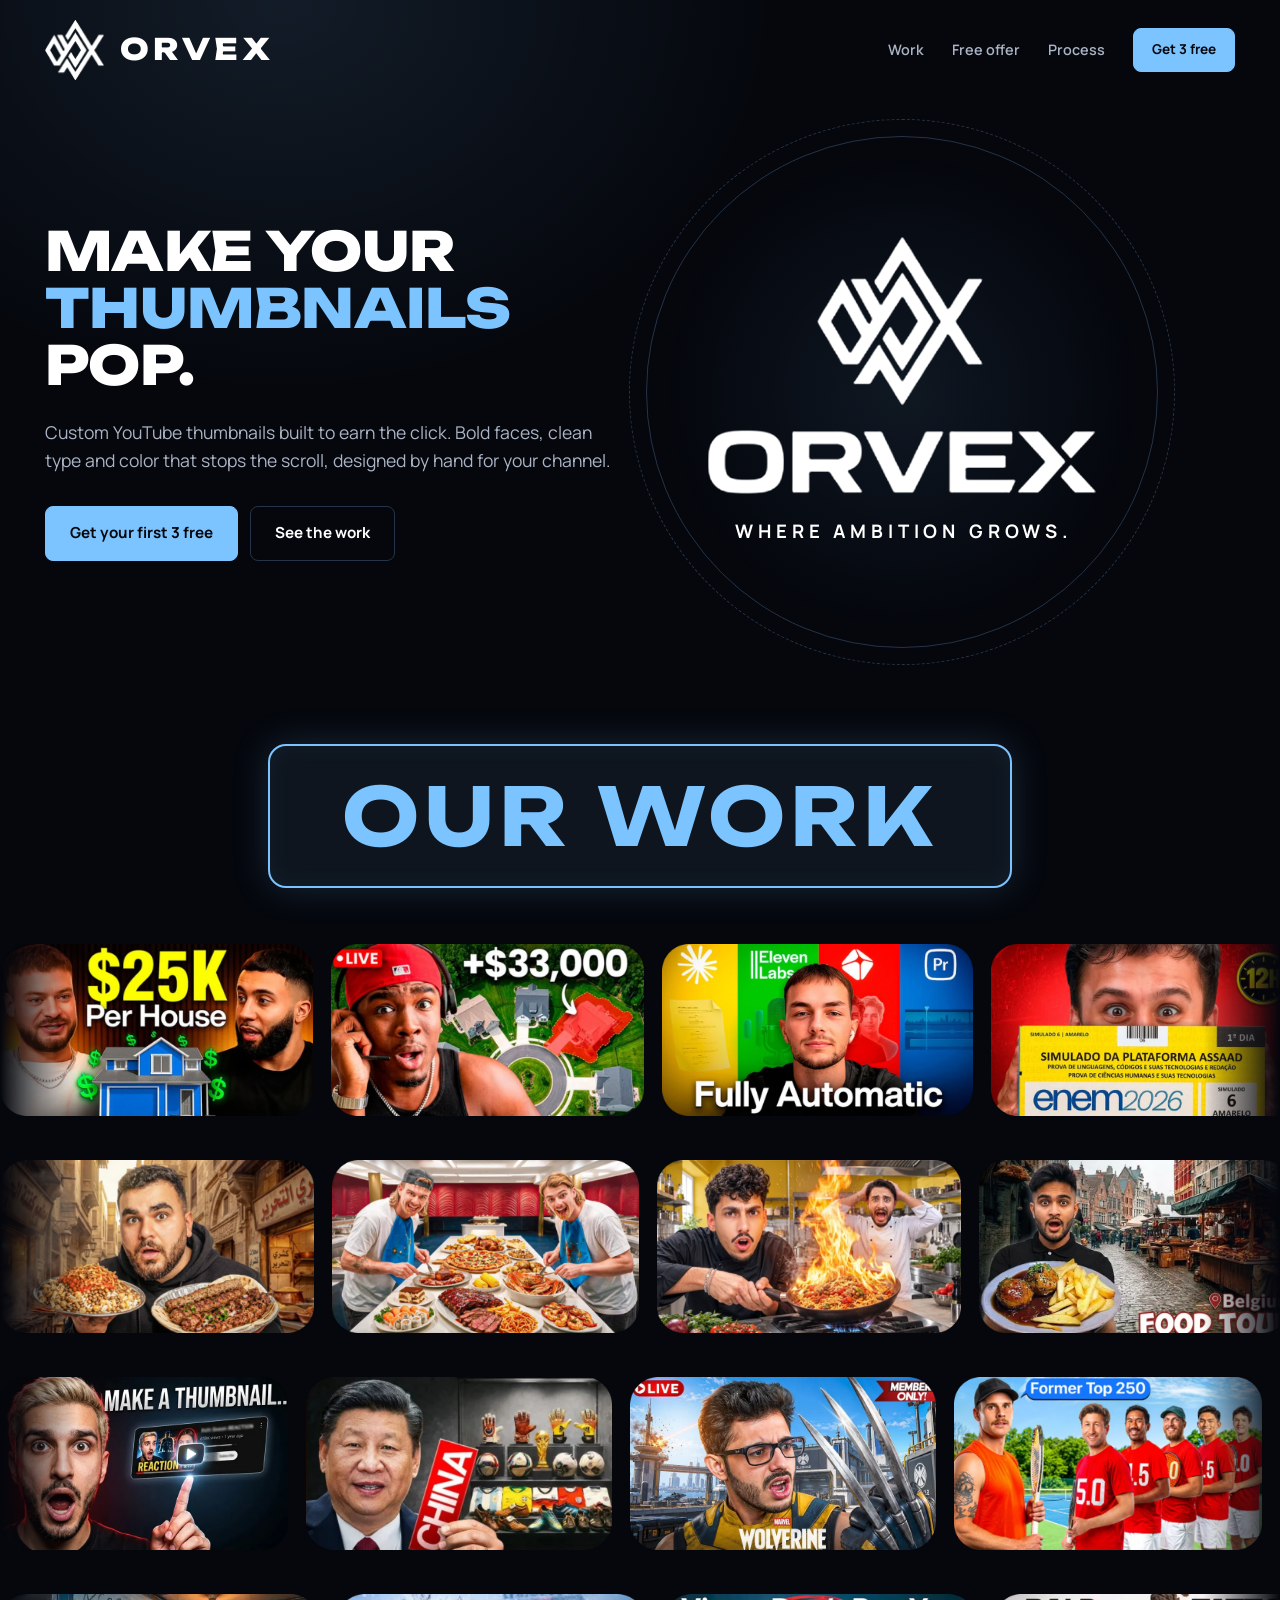
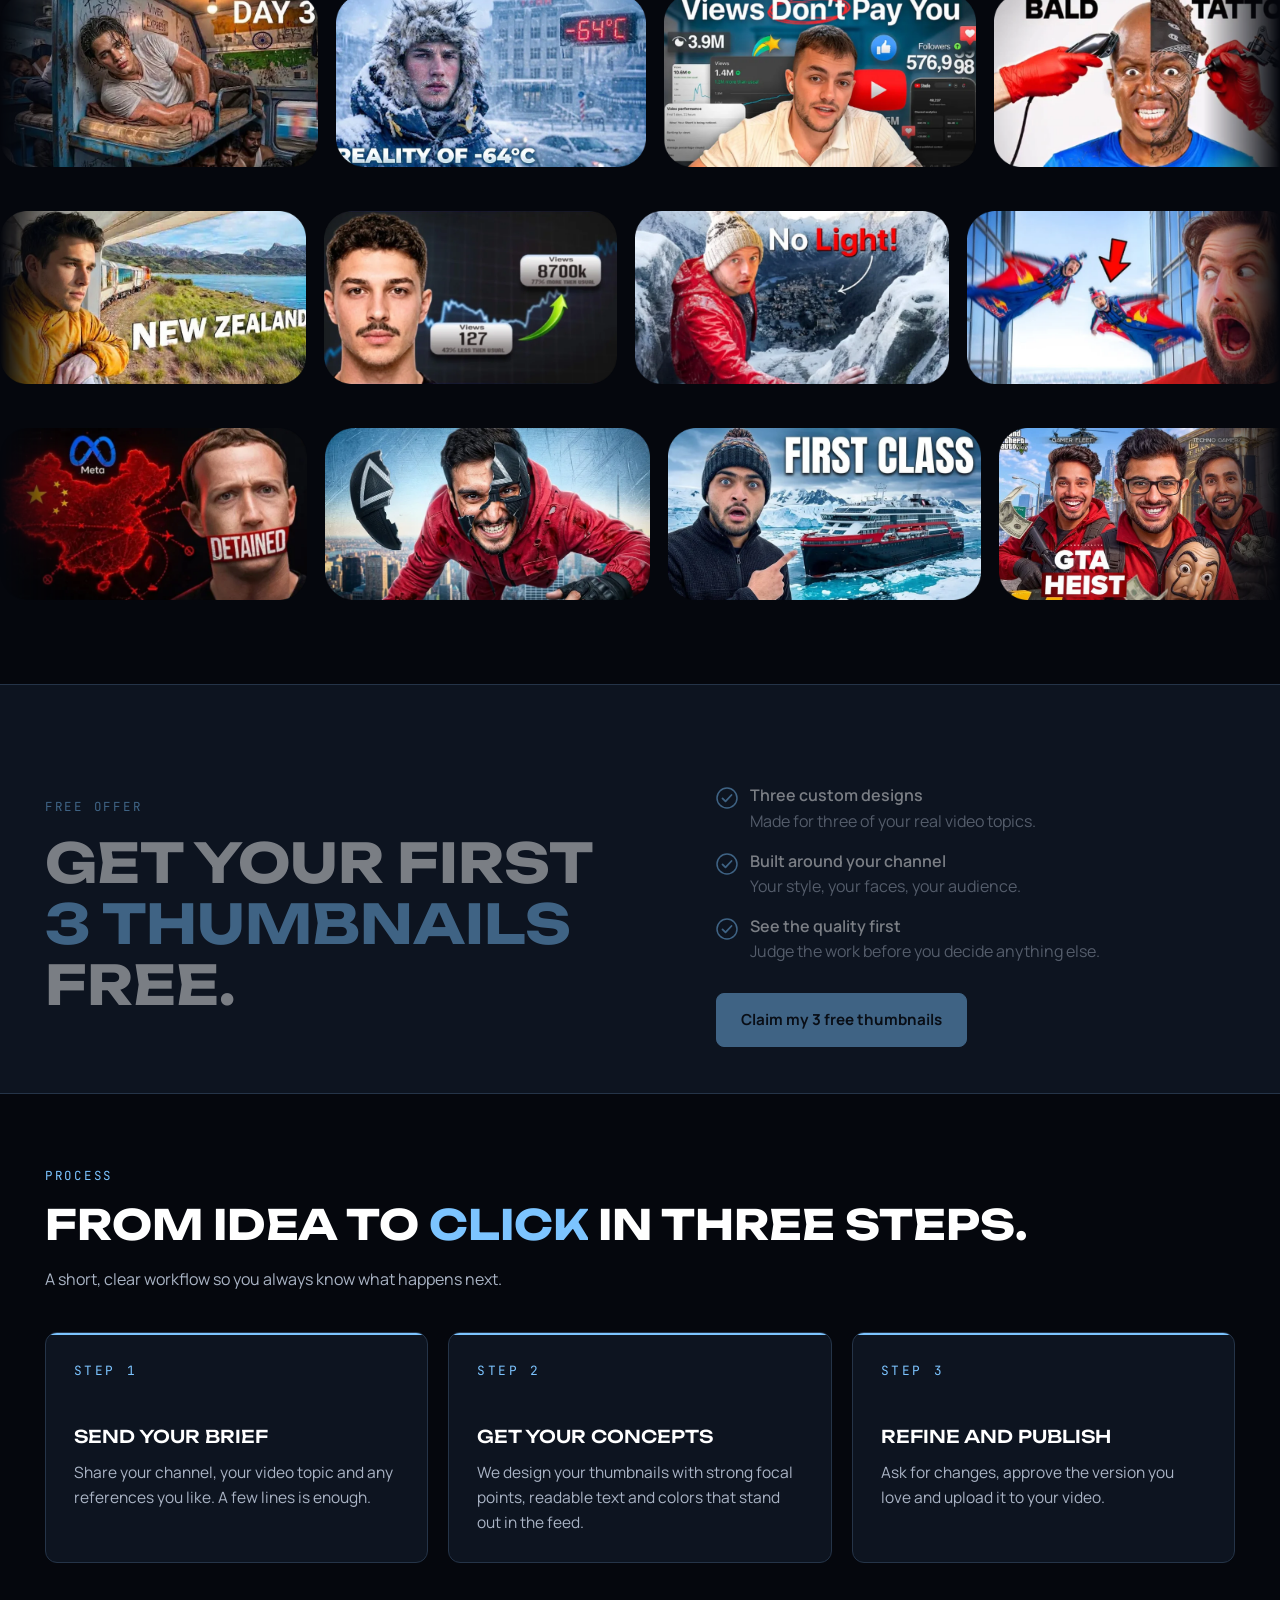
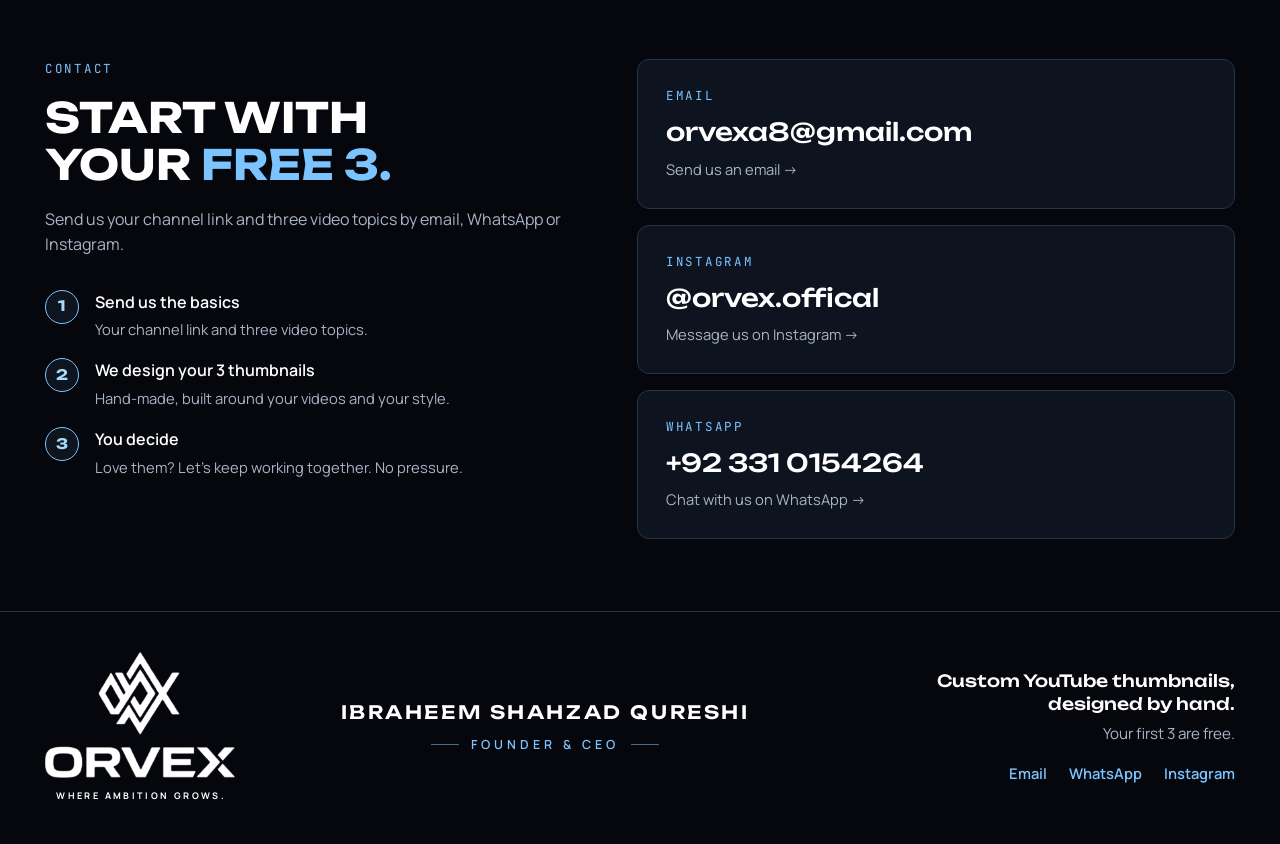
<file: index.html>
<!doctype html>
<html lang="en">
<head>
<meta charset="utf-8">
<meta name="viewport" content="width=device-width, initial-scale=1, viewport-fit=cover">
<title>ORVEX</title>
<meta name="claude:viewport-fit-sides" content="cover">
<link rel="preconnect" href="https://fonts.googleapis.com">
<link rel="preconnect" href="https://fonts.gstatic.com" crossorigin>
<link rel="stylesheet" href="https://fonts.googleapis.com/css2?family=Unbounded:wght@500;700;800&family=Manrope:wght@400;500;600;700&family=JetBrains+Mono:wght@500&family=Anton&display=swap">
<link rel="stylesheet" href="css/style.css">

</head>
<body>
<div class="progress" id="progress"></div>

<header class="wrap nav">
  <a class="logo" href="#top" aria-label="ORVEX home"><img class="emblem" src="images/nav-emblem.png" alt=""><span>ORVEX</span></a>
  <nav class="nav-links" aria-label="Main">
    <a href="#work">Work</a>
    <a href="#offer">Free offer</a>
    <a href="#process">Process</a>
    <a class="btn small" href="#contact">Get 3 free</a>
  </nav>
</header>

<main id="top">
  <div class="wrap hero">
    <div class="hero-inner">
      <div class="hero-copy">
      <h1><span class="w" style="--i:0">Make</span> <span class="w" style="--i:1">your</span> <span class="w shine" style="--i:2">thumbnails</span> <span class="w" style="--i:3">pop.</span></h1>
      <p class="lede">Custom YouTube thumbnails built to earn the click. Bold faces, clean type and color that stops the scroll, designed by hand for your channel.</p>
      <div class="cta-row">
        <a class="btn pulse" href="#contact">Get your first 3 free</a>
        <a class="btn ghost" href="#work">See the work</a>
      </div>
      </div>
      <div class="hero-logo-wrap" id="logoStage">
        <div class="tilt" id="tilt">
          <span class="ring-move" id="ringMove"><span class="ring-dash"></span></span>
          <div class="lockup" id="lockup">
            <img src="images/logo.png" alt="ORVEX">
            <p class="tagline">Where ambition grows.</p>
          </div>
        </div>
      </div>
    </div>
  </div>

  <div class="wrap work-head rv" id="work">
    <h2 aria-label="Our Work"><span class="wk-w" style="--i:0" aria-hidden="true">Our</span> <span class="wk-w" style="--i:1" aria-hidden="true">Work</span></h2>
  </div>

  <div class="reel" aria-label="Thumbnail portfolio">
    <div class="row" style="--r:0;--dur:47s;--off:-24s"><div class="track" data-row="4"></div></div>
    <div class="row rev" style="--r:1;--dur:76s;--off:-40s"><div class="track" data-row="5"></div></div>
    <div class="row" style="--r:2;--dur:52s;--off:-18s"><div class="track" data-row="1"></div></div>
    <div class="row rev" style="--r:3;--dur:43s;--off:-31s"><div class="track" data-row="2"></div></div>
    <div class="row" style="--r:4;--dur:44s;--off:-9s"><div class="track" data-row="3"></div></div>
    <div class="row rev" style="--r:5;--dur:50s;--off:0s"><div class="track" data-row="0"></div></div>
  </div>

  <section class="offer" id="offer">
    <div class="wrap offer-grid rv">
      <div>
        <p class="label">Free offer</p>
        <h2>Get your first <em class="shine">3 thumbnails</em> free.</h2>
      </div>
      <div>
        <ul class="checks">
          <li style="--k:0"><svg width="22" height="22" viewBox="0 0 22 22" fill="none" aria-hidden="true"><circle cx="11" cy="11" r="10" stroke="#7CC4FF" stroke-width="1.5"/><path d="M6.5 11.4l3 3 6-6.4" stroke="#7CC4FF" stroke-width="1.8" stroke-linecap="round" stroke-linejoin="round"/></svg><span><strong>Three custom designs</strong><br>Made for three of your real video topics.</span></li>
          <li style="--k:1"><svg width="22" height="22" viewBox="0 0 22 22" fill="none" aria-hidden="true"><circle cx="11" cy="11" r="10" stroke="#7CC4FF" stroke-width="1.5"/><path d="M6.5 11.4l3 3 6-6.4" stroke="#7CC4FF" stroke-width="1.8" stroke-linecap="round" stroke-linejoin="round"/></svg><span><strong>Built around your channel</strong><br>Your style, your faces, your audience.</span></li>
          <li style="--k:2"><svg width="22" height="22" viewBox="0 0 22 22" fill="none" aria-hidden="true"><circle cx="11" cy="11" r="10" stroke="#7CC4FF" stroke-width="1.5"/><path d="M6.5 11.4l3 3 6-6.4" stroke="#7CC4FF" stroke-width="1.8" stroke-linecap="round" stroke-linejoin="round"/></svg><span><strong>See the quality first</strong><br>Judge the work before you decide anything else.</span></li>
        </ul>
        <a class="btn" href="#contact">Claim my 3 free thumbnails</a>
      </div>
    </div>
  </section>

  <section id="process">
    <div class="wrap">
      <div class="rv">
        <p class="label">Process</p>
        <h2>From idea to <em class="shine">click</em> in three steps.</h2>
        <p class="sub">A short, clear workflow so you always know what happens next.</p>
      </div>
      <div class="steps">
        <article class="step rv" style="--d:0s"><p class="n">STEP 1</p><h3>Send your brief</h3><p>Share your channel, your video topic and any references you like. A few lines is enough.</p></article>
        <article class="step rv" style="--d:.15s"><p class="n">STEP 2</p><h3>Get your concepts</h3><p>We design your thumbnails with strong focal points, readable text and colors that stand out in the feed.</p></article>
        <article class="step rv" style="--d:.3s"><p class="n">STEP 3</p><h3>Refine and publish</h3><p>Ask for changes, approve the version you love and upload it to your video.</p></article>
      </div>
    </div>
  </section>

  <section class="contact" id="contact">
    <div class="wrap contact-grid rv">
      <div>
        <p class="label">Contact</p>
        <h2>Start with your <em class="shine">free 3.</em></h2>
        <p class="sub">Send us your channel link and three video topics by email, WhatsApp or Instagram.</p>
        <ol class="contact-steps">
          <li><span class="cs-num">1</span><div><b>Send us the basics</b><span>Your channel link and three video topics.</span></div></li>
          <li><span class="cs-num">2</span><div><b>We design your 3 thumbnails</b><span>Hand-made, built around your videos and your style.</span></div></li>
          <li><span class="cs-num">3</span><div><b>You decide</b><span>Love them? Let&rsquo;s keep working together. No pressure.</span></div></li>
        </ol>
      </div>
      <div class="contact-cards">
        <a class="c-card" id="mail-card" href="mailto:orvexa8@gmail.com?subject=Free%203%20thumbnails%20for%20my%20channel&amp;body=Hi%20ORVEX%2C%0D%0A%0D%0AChannel%20name%20or%20link%3A%0D%0AChannel%20niche%3A%0D%0A%0D%0AMy%203%20video%20topics%3A%0D%0A1.%0D%0A2.%0D%0A3.%0D%0A">
          <span class="c-label">Email</span>
          <span class="c-value">orvexa8@gmail.com</span>
          <span class="c-go">Send us an email &rarr;</span>
        </a>
        <a class="c-card" href="https://www.instagram.com/orvex.offical/" target="_blank" rel="noopener">
          <span class="c-label">Instagram</span>
          <span class="c-value">@orvex.offical</span>
          <span class="c-go">Message us on Instagram &rarr;</span>
        </a>
        <a class="c-card" href="https://wa.me/923310154264?text=Hi%20ORVEX%2C%20I%20want%20my%20first%203%20thumbnails%20free." target="_blank" rel="noopener">
          <span class="c-label">WhatsApp</span>
          <span class="c-value">+92 331 0154264</span>
          <span class="c-go">Chat with us on WhatsApp &rarr;</span>
        </a>
      </div>
    </div>
  </section>
</main>

<footer>
  <div class="wrap foot">
    <div class="lockup foot-logo"><img src="images/logo.png" alt="ORVEX"><p class="tagline">Where ambition grows.</p></div>
    <div class="foot-mid">
      <span class="foot-mid-name">Ibraheem Shahzad Qureshi</span>
      <span class="foot-mid-role">Founder &amp; CEO</span>
    </div>
    <div class="foot-note">
      <p class="foot-line">Custom YouTube thumbnails, designed by hand.</p>
      <p class="foot-sub">Your first 3 are free.</p>
      <nav class="foot-links" aria-label="Contact">
        <a href="mailto:orvexa8@gmail.com">Email</a>
        <a href="https://wa.me/923310154264" target="_blank" rel="noopener">WhatsApp</a>
        <a href="https://www.instagram.com/orvex.offical/" target="_blank" rel="noopener">Instagram</a>
      </nav>
    </div>
  </div>
</footer>

<script src="js/main.js"></script>

</body>
</html>
</file>
<file: css/style.css>
/* Layout: dark agency page. Logo and headline left, four counter-moving thumbnail rows as the main visual, then offer, process, contact. */
:root {
  --bg: #05070D;
  --surface: #0D1420;
  --accent: #7CC4FF;
  --glow: #A8DAFF;
  --text: #FFFFFF;
  --muted: #AAB4C5;
  --line: #253448;
  --ease: cubic-bezier(.2, .7, .2, 1);
  --font-display: "Unbounded", "Arial Black", system-ui, sans-serif;
  --font-body: "Manrope", system-ui, -apple-system, "Segoe UI", sans-serif;
  --font-mono: "JetBrains Mono", ui-monospace, Menlo, monospace;
  --font-thumb: "Anton", Impact, "Arial Narrow Bold", sans-serif;
  color-scheme: dark;
}
* { box-sizing: border-box; }
html { scroll-behavior: smooth; }
body {
  position: relative;
  background: var(--bg);
  color: var(--text);
  font-family: var(--font-body);
  font-size: 16px;
  line-height: 1.6;
  margin: 0;
  overflow-x: hidden;
}
body::before {
  content: ""; position: absolute; top: 0; left: 0; right: 0; height: 560px; z-index: -1; pointer-events: none;
  background: radial-gradient(ellipse 55% 100% at 22% 0%, rgba(124, 196, 255, 0.11), transparent 70%);
}
a { color: inherit; }
:focus-visible { outline: 2px solid var(--glow); outline-offset: 3px; border-radius: 4px; }

.wrap {
  max-width: none;
  margin-inline: 0;
  padding-left: max(clamp(20px, 3.5vw, 64px), env(safe-area-inset-left, 0px));
  padding-right: max(clamp(20px, 3.5vw, 64px), env(safe-area-inset-right, 0px));
}

/* Scroll progress */
.progress { position: fixed; left: 0; right: 0; top: env(safe-area-inset-top, 0px); height: 2px; z-index: 20; background: var(--accent); transform: scaleX(0); transform-origin: 0 50%; box-shadow: 0 0 12px rgba(168, 218, 255, .6); pointer-events: none; }

/* Header */
.nav { position: relative; z-index: 1; display: flex; align-items: center; justify-content: space-between; gap: 16px; padding-block: 20px; animation: fadeDown .8s var(--ease) both; }
.logo { display: inline-flex; align-items: center; gap: 16px; font-family: var(--font-display); font-weight: 800; font-size: 1.85rem; letter-spacing: 0.14em; text-decoration: none; color: var(--text); }
.logo .emblem { height: 60px; width: auto; display: block; transition: transform .6s var(--ease); }
.logo:hover .emblem { transform: rotate(-8deg) scale(1.08); }
.nav-links { display: flex; align-items: center; gap: 28px; }
.nav-links a:not(.btn) { position: relative; text-decoration: none; color: var(--muted); font-size: 0.9rem; font-weight: 600; transition: color .2s, transform .35s var(--ease); padding-block: 4px; }
.nav-links a:not(.btn)::after { content: ""; position: absolute; left: 0; right: 0; bottom: 0; height: 1px; background: var(--glow); transform: scaleX(0); transform-origin: 0 50%; transition: transform .35s var(--ease); }
.nav-links a:not(.btn):hover { color: var(--glow); transform: translateY(-4px) scale(1.14); }
.nav-links a:not(.btn):hover::after { transform: scaleX(1); }

.btn {
  position: relative; overflow: hidden;
  display: inline-flex; align-items: center; justify-content: center;
  font-family: var(--font-body); font-weight: 700; font-size: 0.95rem;
  padding: 14px 24px; border-radius: 8px; text-decoration: none; cursor: pointer;
  border: 1px solid var(--accent); background: var(--accent); color: var(--bg);
  transition: background .2s, box-shadow .3s, transform .35s var(--ease), border-color .2s, color .2s;
}
.btn:not(.ghost)::after {
  content: ""; position: absolute; inset: 0; pointer-events: none;
  background: linear-gradient(100deg, transparent 30%, rgba(255, 255, 255, .6) 50%, transparent 70%);
  transform: translateX(-130%);
}
.btn:not(.ghost):hover::after { transform: translateX(130%); transition: transform .8s var(--ease); }
.btn:hover { background: var(--glow); transform: translateY(-6px) scale(1.07); box-shadow: 0 18px 30px rgba(0, 0, 0, .5), 0 0 34px rgba(168, 218, 255, 0.45); }
.btn:active { transform: translateY(1px); }
.btn.ghost { background: transparent; color: var(--text); border-color: var(--line); }
.btn.ghost:hover { border-color: var(--accent); color: var(--glow); background: rgba(124, 196, 255, 0.08); box-shadow: 0 18px 30px rgba(0, 0, 0, .5), 0 0 28px rgba(124, 196, 255, 0.25); }
.btn.small { padding: 10px 18px; font-size: 0.85rem; }
.btn.pulse { animation: ring 3.2s ease-out 2s infinite; }

/* Hero */
.hero { position: relative; padding-block: 36px 40px; overflow-x: clip; }
.hero-inner { position: relative; display: grid; grid-template-columns: minmax(0, 1.1fr) minmax(0, 1fr); gap: 40px; align-items: center; }
.hero-copy { min-width: 0; }
/* Logo stage */
.hero-logo-wrap {
  position: relative; justify-self: end; margin-right: clamp(24px, 6vw, 90px); width: clamp(300px, 40vw, 520px); aspect-ratio: 1;
  animation: logoIn 1.1s var(--ease) .1s both;
}
.tilt {
  position: absolute; inset: 0; display: grid; place-items: center; border-radius: 50%;
  border: 1px solid var(--line);
  background: radial-gradient(circle, rgba(124, 196, 255, 0.09), transparent 66%);
}
.ring-move { position: absolute; inset: 0; pointer-events: none; }
.ring-dash { position: absolute; inset: -18px; border-radius: 50%; border: 1px dashed var(--line); animation: spin 60s linear infinite; }
.lockup { container-type: inline-size; width: 76%; position: relative; }
.lockup img { display: block; width: 100%; height: auto; animation: logoGlow 5s ease-in-out 1.4s infinite; }
.tagline {
  margin: 6cqw 0 0; text-align: center; white-space: nowrap;
  font-family: var(--font-body); font-weight: 700; font-size: 4.8cqw;
  letter-spacing: 0.26em; text-indent: 0.26em; text-transform: uppercase; color: var(--text);
}
h1 {
  font-family: var(--font-display); font-weight: 800; text-transform: uppercase;
  font-size: clamp(1.9rem, 4.2vw, 3.6rem); line-height: 1.06; letter-spacing: -0.01em;
  margin: 0 0 24px; max-width: 15ch; text-wrap: balance; overflow-wrap: anywhere;
}
h1 .w { display: inline-block; animation: wordUp .9s var(--ease) both; animation-delay: calc(var(--i) * 110ms + 350ms); }
.shine {
  color: var(--accent);
  background: linear-gradient(100deg, var(--accent) 38%, var(--glow) 50%, var(--accent) 62%);
  background-size: 260% 100%;
  -webkit-background-clip: text; background-clip: text;
  -webkit-text-fill-color: transparent;
  animation: shimmer 6s linear infinite;
}
h1 .w.shine { animation: wordUp .9s var(--ease) both, shimmer 6s linear 1.4s infinite; animation-delay: calc(var(--i) * 110ms + 350ms), 1.4s; }
.lede { color: var(--muted); font-size: 1.1rem; max-width: 52ch; margin: 0 0 32px; animation: fadeUp .9s var(--ease) .95s both; }
.cta-row { display: flex; flex-wrap: wrap; gap: 12px; animation: fadeUp .9s var(--ease) 1.1s both; }

/* Thumbnail reel: four rows */
.work-head { padding-top: 56px; padding-bottom: 20px; text-align: center; }
.work-head.rv { opacity: 1; transform: none; transition: none; }
.work-head h2 { overflow: hidden; }
.work-head .wk-w { display: inline-block; transform: translateY(150%); transition: transform 1s var(--ease); transition-delay: calc(var(--i) * 160ms + 150ms); }
.work-head.in .wk-w { transform: none; }
.work-head h2 {
  display: inline-block; margin: 0; color: var(--accent);
  font-size: clamp(2.4rem, 8vw, 5rem); line-height: 1.05; letter-spacing: 0.06em;
  padding: 0.35em 0.9em; border: 2px solid var(--accent); border-radius: 18px;
  background: rgba(124, 196, 255, 0.07);
  box-shadow: 0 0 36px rgba(124, 196, 255, 0.18), inset 0 0 24px rgba(124, 196, 255, 0.06);
  transition: transform .4s var(--ease), box-shadow .4s, background .3s;
}
.work-head h2:hover { transform: translateY(-8px) scale(1.06); background: rgba(124, 196, 255, 0.12); box-shadow: 0 26px 48px rgba(0, 0, 0, .55), 0 0 54px rgba(124, 196, 255, 0.38), inset 0 0 24px rgba(124, 196, 255, 0.1); }
.reel { padding-block: 6px 62px; display: grid; gap: 0; }
.row {
  overflow: hidden;
  -webkit-mask-image: linear-gradient(90deg, transparent, #000 6%, #000 94%, transparent);
  mask-image: linear-gradient(90deg, transparent, #000 6%, #000 94%, transparent);
  padding-block: 22px;
  animation: rowIn 1s var(--ease) both; animation-delay: calc(var(--r) * 140ms + 700ms);
}
.track { display: flex; gap: 18px; width: max-content; animation: slide var(--dur, 60s) linear infinite; animation-delay: var(--off, 0s); }
.row.rev .track { animation-direction: reverse; }
.row:hover .track { animation-play-state: paused; }
@keyframes slide { to { transform: translateX(calc(-25% - 4.5px)); } }

.thumb {
  position: relative; flex: none; height: clamp(116px, 13.5vw, 190px);
  transition: transform .35s var(--ease), filter .3s;
}
.thumb img { display: block; height: 100%; width: auto; max-width: none; user-select: none; -webkit-user-drag: none; }
.thumb { cursor: pointer; }
.thumb:hover {
  transform: translateY(-8px) scale(1.12); z-index: 5;
  filter: drop-shadow(0 0 18px rgba(168, 218, 255, .55)) drop-shadow(0 20px 26px rgba(0, 0, 0, .7));
}

/* Keyframes */
@keyframes spin { to { transform: rotate(360deg); } }
@keyframes rise { 0%, 100% { transform: translateY(6px); } 50% { transform: translateY(-6px); } }
@keyframes pulse { 0%, 100% { transform: scale(1); opacity: .85; } 50% { transform: scale(1.12); opacity: 1; } }
@keyframes shake { 0%, 70%, 100% { transform: rotate(0); } 75% { transform: rotate(-7deg); } 85% { transform: rotate(7deg); } 92% { transform: rotate(-3deg); } }
@keyframes bob { 0%, 100% { transform: translateY(0); } 50% { transform: translateY(-5px); } }
@keyframes lock { 0% { transform: scale(1.35) rotate(40deg); opacity: .5; } 35%, 100% { transform: scale(1) rotate(0); opacity: 1; } }
@keyframes fadeUp { from { opacity: 0; transform: translateY(22px); } to { opacity: 1; transform: none; } }
@keyframes fadeDown { from { opacity: 0; transform: translateY(-14px); } to { opacity: 1; transform: none; } }
@keyframes wordUp { from { opacity: 0; transform: translateY(0.5em) skewY(3deg); } to { opacity: 1; transform: none; } }
@keyframes logoIn { from { opacity: 0; transform: scale(.88) translateY(10px); filter: blur(6px); } to { opacity: 1; transform: none; filter: blur(0); } }
@keyframes logoGlow { 0%, 100% { filter: drop-shadow(0 0 0 rgba(168, 218, 255, 0)); } 50% { filter: drop-shadow(0 0 16px rgba(168, 218, 255, .28)); } }
@keyframes shimmer { from { background-position: 130% 0; } to { background-position: -130% 0; } }
@keyframes rowIn { from { opacity: 0; transform: translateY(28px); } to { opacity: 1; transform: none; } }
@keyframes drift { from { transform: translateX(-3%); } to { transform: translateX(6%); } }
@keyframes ring { 0% { box-shadow: 0 0 0 0 rgba(124, 196, 255, .45); } 70%, 100% { box-shadow: 0 0 0 16px rgba(124, 196, 255, 0); } }
@keyframes draw { from { stroke-dashoffset: 24; } to { stroke-dashoffset: 0; } }
@keyframes grow { from { transform: scaleX(0); } to { transform: scaleX(1); } }

/* Scroll reveal: starts dimmed, never invisible */
.rv { opacity: .45; transform: translateY(26px); transition: opacity .9s var(--ease), transform .9s var(--ease); transition-delay: var(--d, 0s); }
.rv.in { opacity: 1; transform: none; }

/* Sections */
section { padding-block: 72px; }
.label { font-family: var(--font-mono); font-size: 0.78rem; letter-spacing: 0.22em; color: var(--accent); text-transform: uppercase; margin: 0 0 16px; }
h2 { font-family: var(--font-display); font-weight: 700; text-transform: uppercase; font-size: clamp(1.5rem, 3.8vw, 2.6rem); line-height: 1.12; margin: 0 0 18px; text-wrap: balance; }
h2 em { font-style: normal; }
.sub { color: var(--muted); max-width: 56ch; margin: 0; }

/* Offer */
.offer { border-block: 1px solid var(--line); background: var(--surface); }
.offer-grid { display: grid; grid-template-columns: 1.2fr 1fr; gap: 48px; align-items: center; }
.offer h2 { font-size: clamp(1.7rem, 4.6vw, 3.4rem); max-width: 14ch; }
.checks { list-style: none; margin: 0 0 28px; padding: 0; display: grid; gap: 14px; }
.checks li { display: grid; grid-template-columns: 22px 1fr; gap: 12px; color: var(--muted); }
.checks li strong { color: var(--text); font-weight: 600; }
.checks svg { margin-top: 4px; }
.checks path { stroke-dasharray: 24; stroke-dashoffset: 0; }
.in .checks path { animation: draw .7s var(--ease) both; animation-delay: calc(var(--k) * 220ms + 300ms); }

/* Process */
.steps { display: grid; grid-template-columns: repeat(3, 1fr); gap: 20px; margin-top: 40px; }
.step { position: relative; overflow: hidden; background: var(--surface); border: 1px solid var(--line); border-radius: 12px; padding: 28px; min-width: 0; transition: border-color .25s, transform .4s var(--ease), box-shadow .4s; }
.step::before { content: ""; position: absolute; left: 0; right: 0; top: 0; height: 2px; background: var(--accent); transform-origin: 0 50%; }
.in .step::before, .step.in::before { animation: grow 1s var(--ease) both; animation-delay: calc(var(--d, 0s) + .3s); }
.step:hover { border-color: var(--accent); transform: translateY(-12px) scale(1.05); z-index: 3; box-shadow: 0 28px 56px rgba(0, 0, 0, .55), 0 0 34px rgba(124, 196, 255, .22); }
.step .n { font-family: var(--font-mono); color: var(--accent); font-size: 0.8rem; letter-spacing: 0.2em; margin: 0 0 40px; }
.step h3 { font-family: var(--font-display); font-weight: 500; font-size: 1.1rem; text-transform: uppercase; margin: 0 0 10px; }
.step p { color: var(--muted); margin: 0; font-size: 0.97rem; }
.step p.n { color: var(--accent); }

/* Contact */
.contact { padding-top: 24px; }
.contact-grid { display: grid; grid-template-columns: 1fr 1.1fr; gap: 48px; align-items: start; }
.contact-cards { display: grid; gap: 16px; min-width: 0; }
.contact-steps { list-style: none; margin: 32px 0 0; padding: 0; display: grid; gap: 18px; max-width: 460px; }
.contact-steps li { display: flex; align-items: flex-start; gap: 16px; }
.contact-steps .cs-num { flex: none; width: 34px; height: 34px; display: grid; place-items: center; border-radius: 50%; border: 1px solid var(--accent); color: var(--glow); font-family: var(--font-display); font-weight: 700; font-size: 0.9rem; background: rgba(124, 196, 255, 0.07); }
.contact-steps li div { display: grid; gap: 3px; min-width: 0; }
.contact-steps b { color: var(--text); font-weight: 600; font-size: 1rem; }
.contact-steps li span:not(.cs-num) { color: var(--muted); font-size: 0.92rem; line-height: 1.5; }
.c-card {
  position: relative; display: grid; gap: 6px; min-width: 0;
  background: var(--surface); border: 1px solid var(--line); border-radius: 12px; padding: 26px 28px;
  text-decoration: none; color: var(--text);
  transition: border-color .25s, transform .4s var(--ease), box-shadow .4s;
}
.c-card:hover { border-color: var(--accent); transform: translateY(-10px) scale(1.04); z-index: 3; box-shadow: 0 28px 56px rgba(0, 0, 0, .55), 0 0 34px rgba(124, 196, 255, .22); }
.c-label { font-family: var(--font-mono); font-size: 0.78rem; letter-spacing: 0.22em; text-transform: uppercase; color: var(--accent); }
.c-value { font-family: var(--font-display); font-weight: 500; font-size: clamp(1.05rem, 2.6vw, 1.55rem); overflow-wrap: anywhere; }
.c-go { color: var(--muted); font-size: 0.92rem; transition: color .2s; }
.c-card:hover .c-go { color: var(--glow); }

/* Footer */
footer { border-top: 1px solid var(--line); padding-block: 40px; }
.foot { display: flex; flex-wrap: wrap; align-items: center; justify-content: space-between; gap: 20px; }
.foot .foot-logo { width: 190px; }
.foot .foot-logo img { animation: none; }
.foot-mid { flex: 1 1 220px; display: grid; justify-items: center; gap: 10px; text-align: center; min-width: 0; }
.foot-mid-name { font-family: var(--font-display); font-weight: 600; font-size: 1.15rem; letter-spacing: 0.14em; text-transform: uppercase; color: var(--text); line-height: 1.3; text-wrap: balance; }
.foot-mid-role { display: inline-flex; align-items: center; gap: 12px; font-size: 0.78rem; font-weight: 600; letter-spacing: 0.32em; text-transform: uppercase; color: var(--accent); }
.foot-mid-role::before, .foot-mid-role::after { content: ""; width: 28px; height: 1px; background: currentColor; opacity: .55; }
@media (max-width: 860px) { .foot-mid { order: 3; flex-basis: 100%; } }
.foot-note { display: grid; gap: 6px; text-align: right; max-width: 380px; min-width: 0; }
.foot-line { margin: 0; font-family: var(--font-display); font-weight: 500; font-size: 1.05rem; line-height: 1.35; text-wrap: balance; }
.foot-sub { margin: 0; color: var(--muted); font-size: 0.95rem; }
.foot-links { display: flex; flex-wrap: wrap; justify-content: flex-end; gap: 8px 22px; margin-top: 10px; }
.foot-links a { text-decoration: none; color: var(--accent); font-weight: 600; font-size: 0.92rem; transition: color .2s, transform .35s var(--ease), text-shadow .3s; }
.foot-links a:hover { color: var(--glow); transform: translateY(-5px) scale(1.18); text-shadow: 0 0 18px rgba(168, 218, 255, .55); }

@media (max-width: 860px) {
  .nav-links a:not(.btn) { display: none; }
  .offer-grid, .contact-grid { grid-template-columns: 1fr; gap: 32px; }
  .hero-inner { grid-template-columns: 1fr; gap: 36px; }
  .hero-logo-wrap { order: -1; justify-self: center; margin-right: 0; width: min(80vw, 360px); }
  h1 { font-size: clamp(1.9rem, 8vw, 3.6rem); }
  .steps { grid-template-columns: 1fr; }
  .foot-note { text-align: left; max-width: none; }
  .foot-links { justify-content: flex-start; }
  section { padding-block: 56px; }
}
@media (prefers-reduced-motion: reduce) {
  html { scroll-behavior: auto; }
  *, *::before, *::after { animation: none !important; transition: none !important; }
  .rv { opacity: 1; transform: none; }
  .work-head .wk-w { transform: none; }
  .row { overflow-x: auto; -webkit-mask-image: none; mask-image: none; }
  .shine { -webkit-text-fill-color: var(--accent); background: none; }
}
</file>
